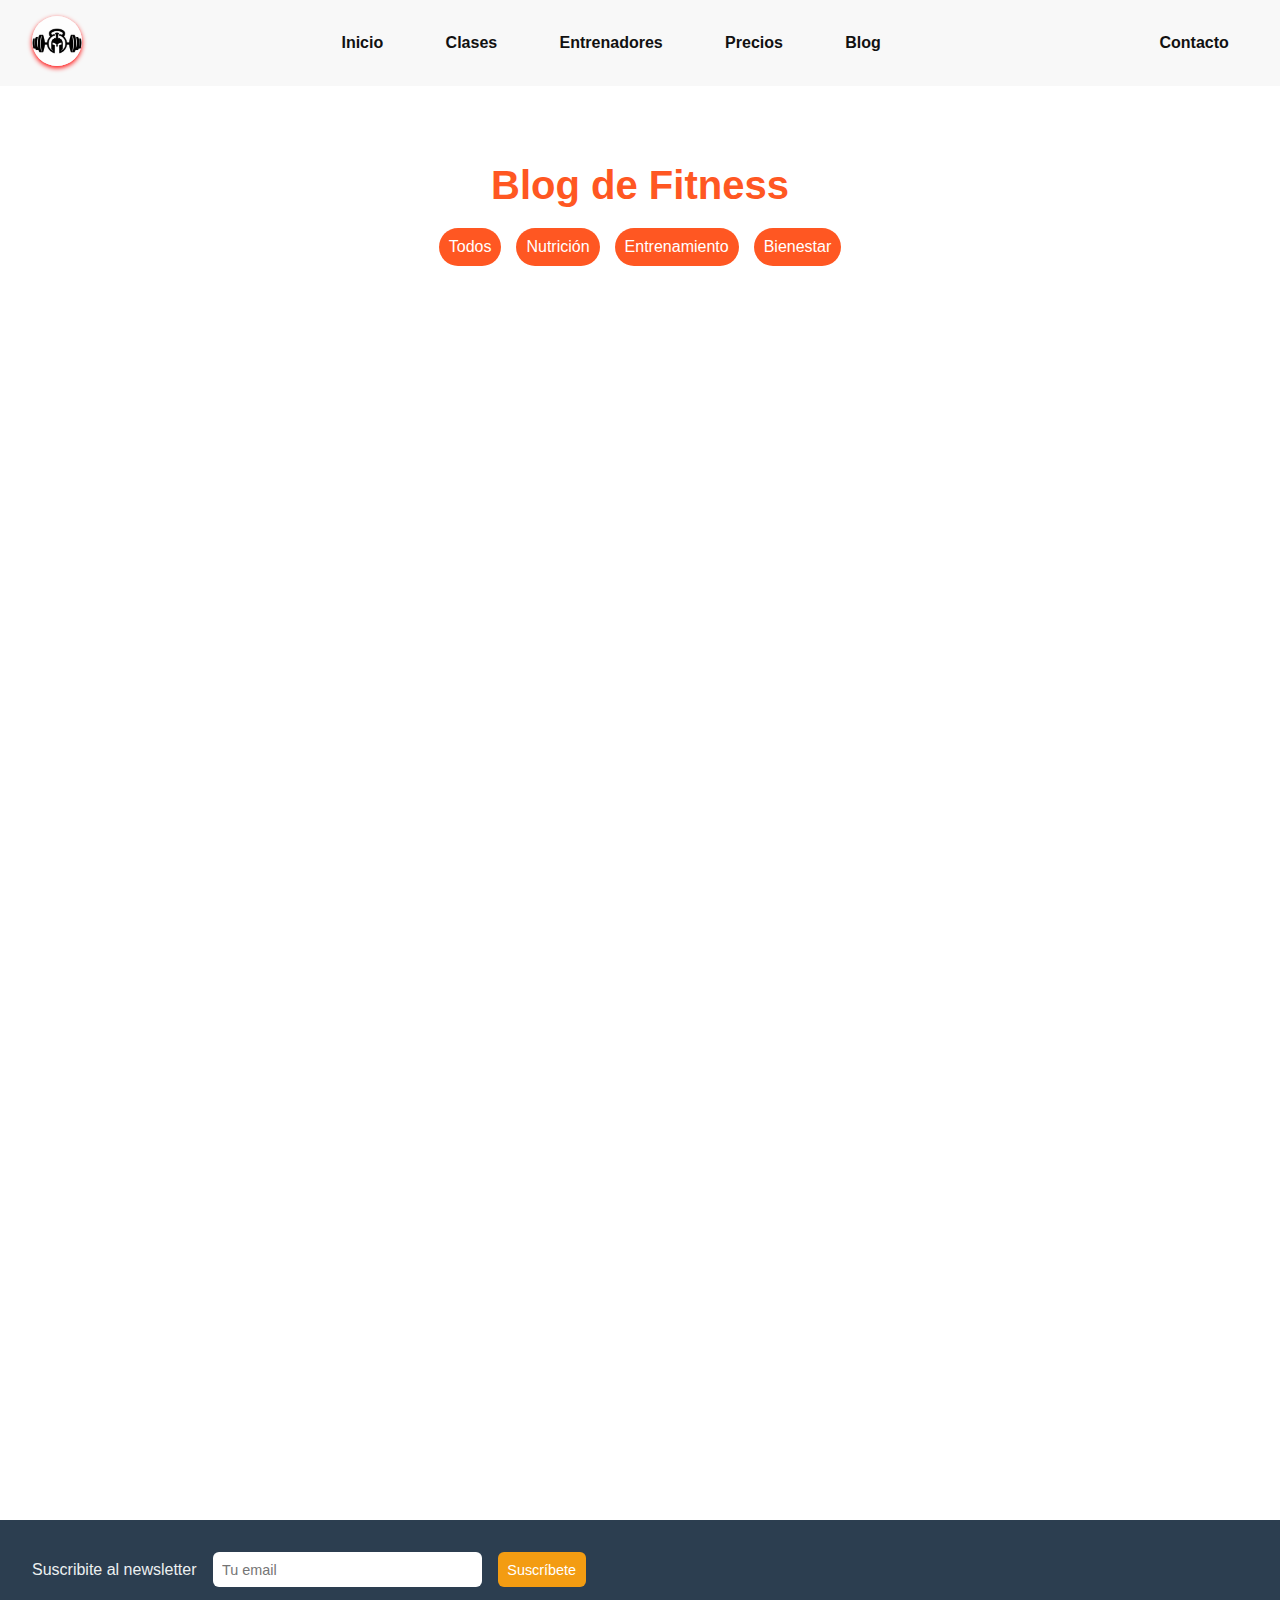
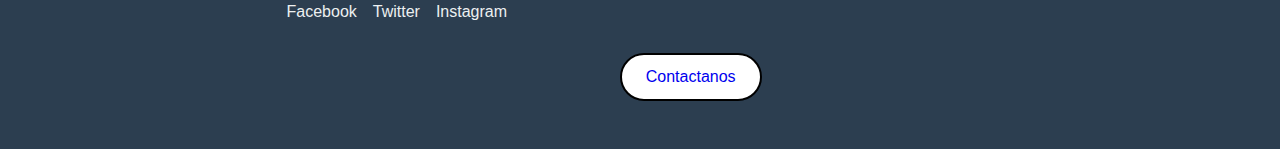
<file: Blog.html>
<!DOCTYPE html>
<html lang="es">
<head>
  <meta charset="UTF-8" />
  <meta name="viewport" content="width=device-width, initial-scale=1.0"/>
  <title>Blog de Fitness</title>
  <link rel="icon" href="assets/img/OIP.jpg" type="image/x-icon">
  <link rel="stylesheet" href="css/style.css" />
  <link rel="stylesheet" href="css/blog.css">
</head>
<body>
  <!-- HEADER -->
  <header>
    <nav class="nav-header">
      <div class="logo">
        <img src="assets/img/OIP.jpg" alt="Logo Gym Pulse">
      </div>

      <ul class="menu-centro">
        <li><a class="boton-menu" href="index.html">Inicio</a></li>
        <li><a class="boton-menu" href="clases.html">Clases</a></li>
        <li><a class="boton-menu" href="entrenadores.html">Entrenadores</a></li>
        <li><a class="boton-menu" href="precios.html">Precios</a></li>
        <li><a class="boton-menu" href="Blog.html">Blog</a></li>
      </ul>

      <div class="contacto">
        <a class="boton-menu" href="contacto.html">Contacto</a>
      </div>
    </nav>
  </header>

  <!-- BLOG SECTION -->
  <section class="blog">
    <h1>Blog de Fitness</h1>

    <!-- FILTERS -->
    <div class="filters">
      <div class="tags">
        <span class="tag" onclick="filterArticles('todos')">Todos</span>
        <span class="tag" onclick="filterArticles('nutricion')">Nutrición</span>
        <span class="tag" onclick="filterArticles('entrenamiento')">Entrenamiento</span>
        <span class="tag" onclick="filterArticles('bienestar')">Bienestar</span>
        
      </div>
    </div>

    <!-- ARTICLES -->
    <div class="articles">
      <article class="post nutricion">
        <img src="assets/img/resistencia.jpg" alt="Artículo 1">
        <div class="post-info">
          <h2>Cómo mejorar tu resistencia en el gimnasio</h2>
          <p>En este artículo te enseñamos cómo mejorar tu resistencia con algunos consejos prácticos...</p>
          <button class="btn leer-mas">Leer más</button>
        </div>
        <div class="comments">
          <div class="comment">
            <div class="avatar"></div>
            <p><strong>Juan Perez</strong> - Muy interesante el artículo, lo voy a intentar en mis próximas sesiones.</p>
          </div>
        </div>
      </article>

      <article class="post bienestar">
        <img src="assets/img/comida.jpg" alt="Artículo 2">
        <div class="post-info">
          <h2>Alimentos que debes evitar para un mejor rendimiento</h2>
          <p>En este post aprenderás cuáles son los alimentos que pueden sabotear tu entrenamiento...</p>
          <button class="btn leer-mas">Leer más</button>
        </div>
        <div class="comments">
          <div class="comment">
            <div class="avatar"></div>
            <p><strong>Ana Gómez</strong> - ¡Qué buen consejo! Lo pondré en práctica.</p>
          </div>
        </div>
      </article>

      <article class="post entrenamiento">
        <img src="assets/img/masaMuscular.jpg" alt="Artículo 3">
        <div class="post-info">
          <h2>Los mejores ejercicios para aumentar masa muscular</h2>
          <p>Te mostramos una rutina para ganar masa muscular rápidamente...</p>
          <button class="btn leer-mas">Leer más</button>
        </div>
        <div class="comments">
          <div class="comment">
            <div class="avatar"></div>
            <p><strong>Carlos Lopez</strong> - Excelente rutina, me ha servido mucho.</p>
          </div>
        </div>
      </article>

      <article class="post nutricion">
        <img src="assets/img/proteinasMejor.jpg" alt="Artículo 4">
        <div class="post-info">
          <h2>Suplementos que pueden mejorar tu rendimiento en el gimnasio</h2>
          <p>Descubre cuáles son los suplementos que realmente pueden ayudarte a mejorar tu rendimiento...</p>
          <button class="btn leer-mas">Leer más</button>
        </div>
        <div class="comments">
          <div class="comment">
            <div class="avatar"></div>
            <p><strong>Laura Gómez</strong> - Interesante, voy a investigar más sobre esos suplementos.</p>
          </div>
        </div>
      </article>

      <!-- More articles here -->
    </div>
  </section>

  <!-- FOOTER -->
  <footer>
    <div class="left">
      <form>
        <label>Suscribite al newsletter</label>
        <input type="email" required placeholder="Tu email">
        <button>Suscríbete </button>
      </form>
      <div class="social">
        <a href="https://www.facebook.com/Integral.Gym.Jujuy/">Facebook</a>
        <a href="#">Twitter</a>
        <a href="https://www.instagram.com/integral.gym.jujuy/">Instagram</a>
      </div>
      <div class="contacto">
        <a href="contacto.html">Contactanos</a>
      </div>
    </div>
    <div class="mapa">
      <iframe src="https://www.google.com/maps/embed?..."></iframe>
    </div>
  </footer>

  <!-- JS for Scroll Reveal and Filters -->
  <script>
    const posts = document.querySelectorAll('.post');

    window.addEventListener('scroll', () => {
      posts.forEach(post => {
        const postTop = post.getBoundingClientRect().top;
        const windowHeight = window.innerHeight;

        if (postTop < windowHeight - 100) {
          post.classList.add('reveal');
        }
      });
    });

    function filterArticles(category) {
      posts.forEach(post => {
        if (category === 'todos') {
          post.style.display = 'block';
        } else {
          if (post.classList.contains(category)) {
            post.style.display = 'block';
          } else {
            post.style.display = 'none';
          }
        }
      });
    }
  </script>
</body>
</html>
</file>
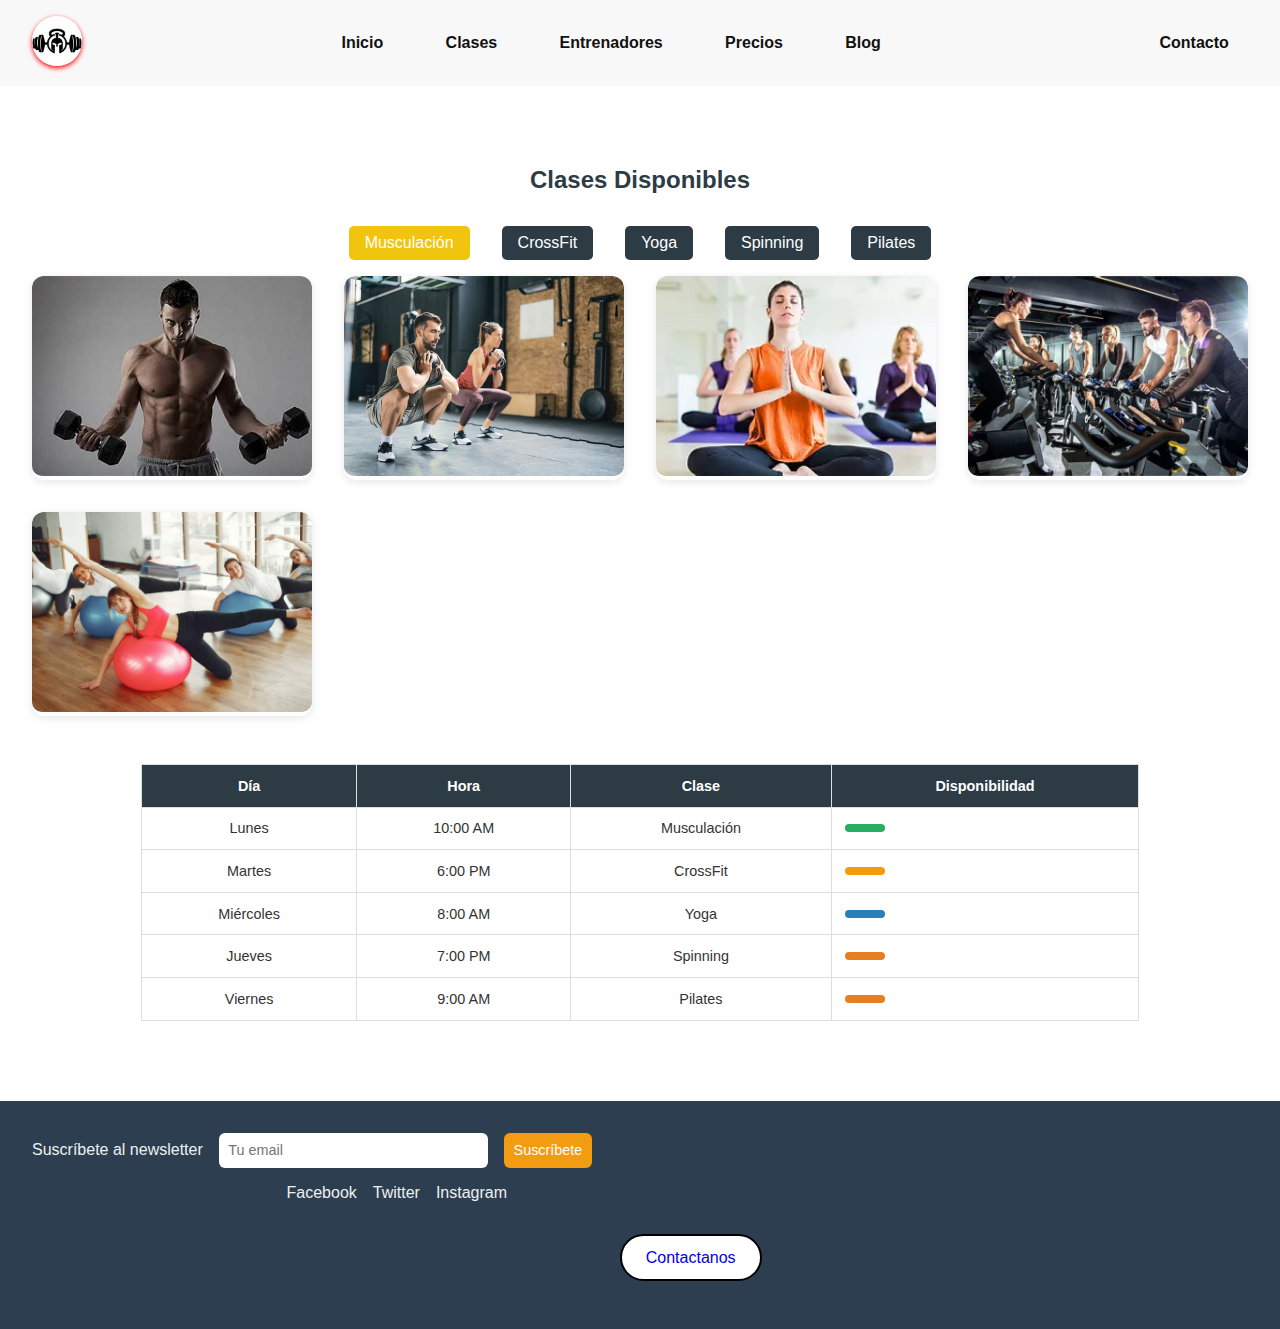
<file: clases.html>
<!DOCTYPE html>
<html lang="es">

<head>
  <meta charset="UTF-8" />
  <meta name="viewport" content="width=device-width, initial-scale=1.0" />
  <title>Clases - Gym Pulse</title>
  <link rel="icon" href="assets/img/OIP.jpg" type="image/x-icon">
  <link rel="stylesheet" href="css/style.css">
  <link rel="stylesheet" href="css/clases.css">
</head>

<body>
  <header>
    <nav class="nav-header">
      <div class="logo">
        <img src="assets/img/OIP.jpg" alt="Logo Gym Pulse">
      </div>

      <ul class="menu-centro">
        <li><a class="boton-menu" href="index.html">Inicio</a></li>
        <li><a class="boton-menu" href="clases.html">Clases</a></li>
        <li><a class="boton-menu" href="entrenadores.html">Entrenadores</a></li>
        <li><a class="boton-menu" href="precios.html">Precios</a></li>
        <li><a class="boton-menu" href="Blog.html">Blog</a></li>
      </ul>

      <div class="contacto">
        <a class="boton-menu" href="contacto.html">Contacto</a>
      </div>
    </nav>
  </header>

  <section class="clases">
    <h2>Clases Disponibles</h2>


    <div class="filtros">
      <input type="radio" id="musculacion" name="categoria" checked />
      <label for="musculacion">Musculación</label>

      <input type="radio" id="crossfit" name="categoria" />
      <label for="crossfit">CrossFit</label>

      <input type="radio" id="yoga" name="categoria" />
      <label for="yoga">Yoga</label>

      <input type="radio" id="spinning" name="categoria" />
      <label for="spinning">Spinning</label>

      <input type="radio" id="pilates" name="categoria" />
      <label for="pilates">Pilates</label>
    </div>

    <!-- Galería-->
    <div class="grid-clases">
      <div class="card">
        <img src="assets/img/musculacion.jpg" alt="Clase Musculación" />
        <div class="card-overlay">
          <h3>Clase Musculación</h3>
          <p class="descripcion">Aumenta tu fuerza y resistencia con rutinas personalizadas.</p>
        </div>
      </div>
      <div class="card">
        <img src="assets/img/Clase CrossFit.jpg" alt="Clase CrossFit" />
        <div class="card-overlay">
          <h3>Clase CrossFit</h3>
          <p class="descripcion">Entrenamiento intenso para mejorar tu resistencia y fuerza.</p>
        </div>
      </div>
      <div class="card">
        <img src="assets/img/yoga.png" alt="Clase Yoga" />
        <div class="card-overlay">
          <h3>Clase Yoga</h3>
          <p class="descripcion">Conecta cuerpo y mente mientras mejoras tu flexibilidad.</p>
        </div>
      </div>
      <div class="card">
        <img src="assets/img/Clase Spinning.png" alt="Clase Spinning" />
        <div class="card-overlay">
          <h3>Clase Spinning</h3>
          <p class="descripcion">Siente la adrenalina mientras pedaleas al ritmo de la música.</p>
        </div>
      </div>
      <div class="card">
        <img src="assets/img/pilates.jpg" alt="Clase Pilates" />
        <div class="card-overlay">
          <h3>Clase Pilates</h3>
          <p class="descripcion">Siente como tu cuerpo se vulve más flexible.</p>
        </div>
      </div>

    </div>

    <!-- Tabla de horarios -->
    <div class="tabla-horarios">
      <table>
        <thead>
          <tr>
            <th>Día</th>
            <th>Hora</th>
            <th>Clase</th>
            <th>Disponibilidad</th>
          </tr>
        </thead>
        <tbody>
          <tr>
            <td>Lunes</td>
            <td>10:00 AM</td>
            <td>Musculación</td>
            <td>
              <div class="grafico disponibilidad-80"></div>
            </td>
          </tr>
          <tr>
            <td>Martes</td>
            <td>6:00 PM</td>
            <td>CrossFit</td>
            <td>
              <div class="grafico disponibilidad-50"></div>
            </td>
          </tr>
          <tr>
            <td>Miércoles</td>
            <td>8:00 AM</td>
            <td>Yoga</td>
            <td>
              <div class="grafico disponibilidad-70"></div>
            </td>
          </tr>
          <tr>
            <td>Jueves</td>
            <td>7:00 PM</td>
            <td>Spinning</td>
            <td>
              <div class="grafico disponibilidad-60"></div>
            </td>
          </tr>
          <tr>
            <td>Viernes</td>
            <td>9:00 AM</td>
            <td>Pilates</td>
            <td>
              <div class="grafico disponibilidad-60"></div>
            </td>
          </tr>
          <!-- Agrega más filas de horarios según sea necesario -->
        </tbody>
      </table>
    </div>
  </section>

  <footer>
    <div class="left">
      <form>
        <label>Suscríbete al newsletter</label>
        <input type="email" required placeholder="Tu email">
        <button>Suscríbete</button>
      </form>
      <div class="social">
        <a href="https://www.facebook.com/Integral.Gym.Jujuy/">Facebook</a>
        <a href="#">Twitter</a>
        <a href="https://www.instagram.com/integral.gym.jujuy/">Instagram</a>
      </div>
      <div class="contacto">
        <a href="contacto.html">Contactanos</a>
      </div>
    </div>
    <div class="mapa">
      <iframe src="https://www.google.com/maps/embed?..."></iframe>
    </div>
  </footer>
</body>

</html>
</file>
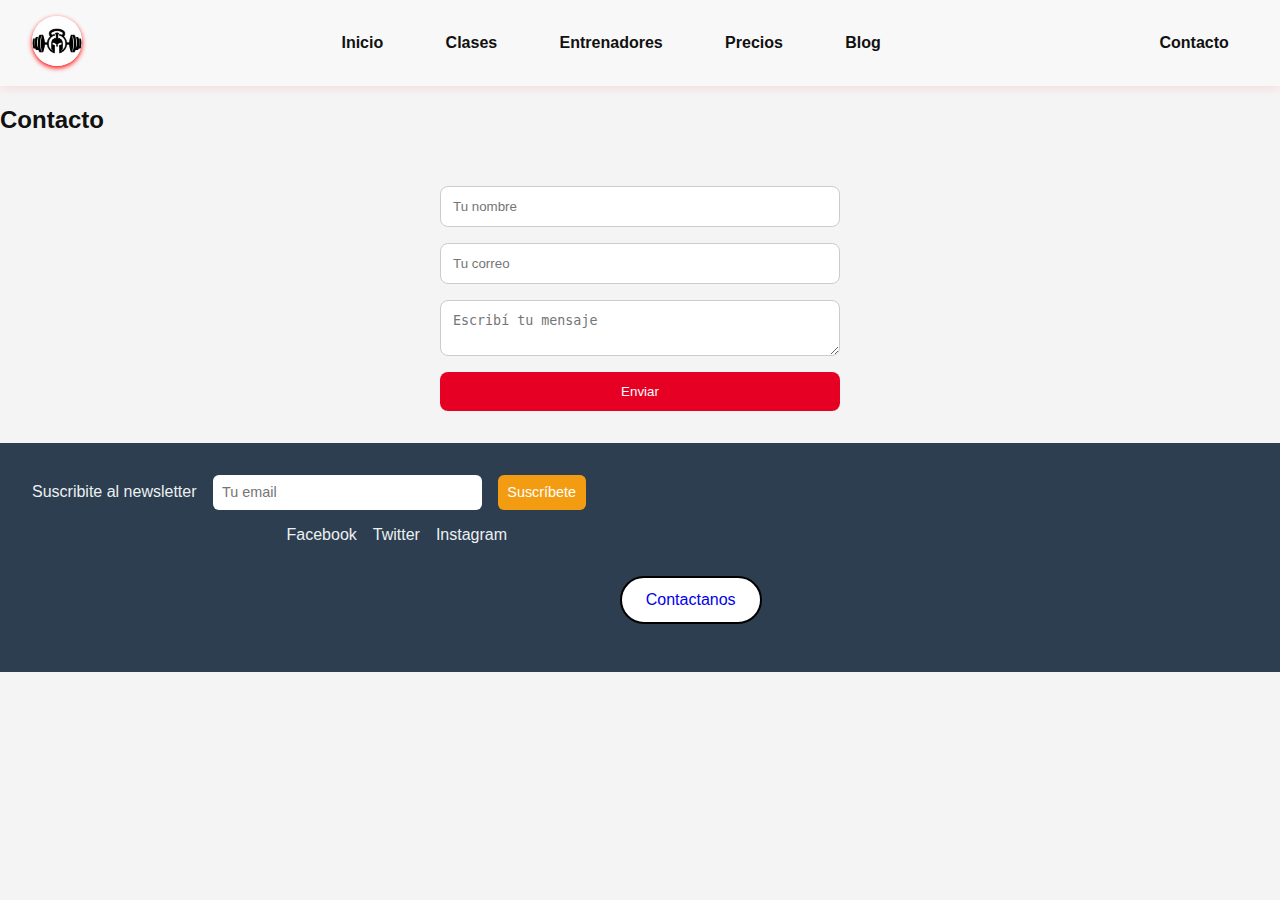
<file: contacto.html>
<!DOCTYPE html>
<html lang="es">

<head>
  <meta charset="UTF-8" />
  <meta name="viewport" content="width=device-width, initial-scale=1.0" />
  <title>Contacto - Gym Pulse</title>
  <link rel="icon" href="assets/img/OIP.jpg" type="image/x-icon">
  <link rel="stylesheet" href="css/style.css">
  <link rel="stylesheet" href="css/contacto.css">
</head>

<body>
  <header>
    <nav class="nav-header">
      <div class="logo">
        <img src="assets/img/OIP.jpg" alt="Logo Gym Pulse">
      </div>

      <ul class="menu-centro">
        <li><a class="boton-menu" href="index.html">Inicio</a></li>
        <li><a class="boton-menu" href="clases.html">Clases</a></li>
        <li><a class="boton-menu" href="entrenadores.html">Entrenadores</a></li>
        <li><a class="boton-menu" href="precios.html">Precios</a></li>
        <li><a class="boton-menu" href="Blog.html">Blog</a></li>
      </ul>

      <div class="contacto">
        <a class="boton-menu" href="contacto.html">Contacto</a>
      </div>
    </nav>
  </header>

  <section class="contacto">
    <h2>Contacto</h2>
    <form class="form-contacto">
      <input type="text" placeholder="Tu nombre" required>
      <input type="email" placeholder="Tu correo" required>
      <textarea placeholder="Escribí tu mensaje" required></textarea>
      <button>Enviar</button>
    </form>

  </section>
  <footer>
    <div class="left">
      <form>
        <label>Suscribite al newsletter</label>
        <input type="email" required placeholder="Tu email">
        <button>Suscríbete </button>
      </form>
      <div class="social">

        <!-- Puedes agregar enlaces a redes sociales aquí -->
        <a href="https://www.facebook.com/Integral.Gym.Jujuy/">Facebook</a>
        <a href="#">Twitter</a>
        <a href="https://www.instagram.com/integral.gym.jujuy/">Instagram</a>
      </div>
      <div class="contacto">
        <a href="contacto.html">Contactanos</a>
      </div>
    </div>
    <div class="mapa">
      <iframe src="https://www.google.com/maps/embed?..."></iframe>
    </div>
  </footer>

</body>

</html>
</file>
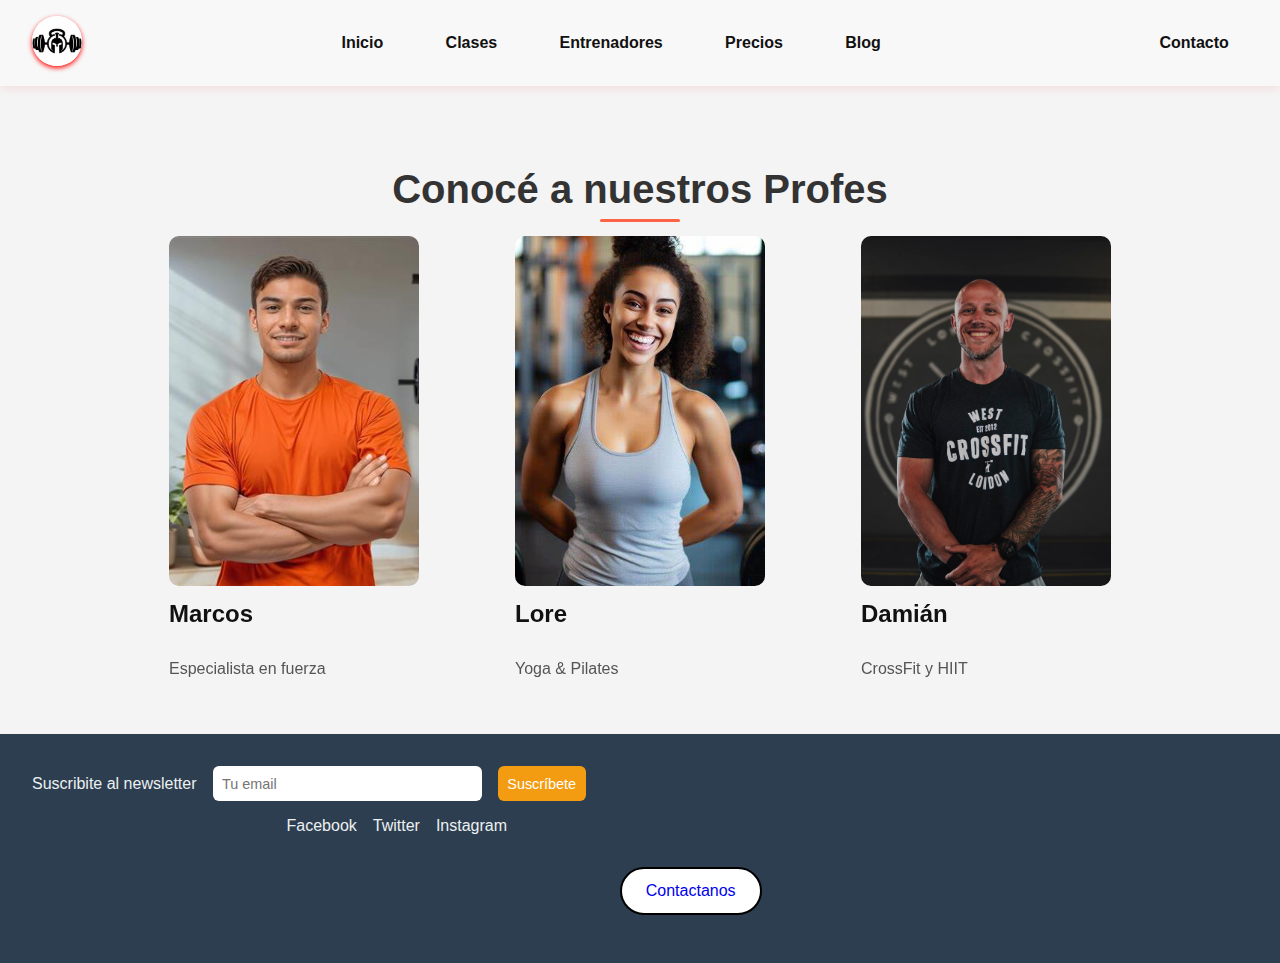
<file: entrenadores.html>
<!DOCTYPE html>
<html lang="es">

<head>
  <meta charset="UTF-8" />
  <meta name="viewport" content="width=device-width, initial-scale=1.0" />
  <title>Entrenadores - Gym Pulse</title>
  <link rel="icon" href="assets/img/OIP.jpg" type="image/x-icon">
  <link rel="stylesheet" href="css/style.css">
  <link rel="stylesheet" href="css/entrenadores.css">
</head>

<body>
  <header>
    <nav class="nav-header">
      <div class="logo">
        <img src="assets/img/OIP.jpg" alt="Logo Gym Pulse">
      </div>

      <ul class="menu-centro">
        <li><a class="boton-menu" href="index.html">Inicio</a></li>
        <li><a class="boton-menu" href="clases.html">Clases</a></li>
        <li><a class="boton-menu" href="entrenadores.html">Entrenadores</a></li>
        <li><a class="boton-menu" href="precios.html">Precios</a></li>
        <li><a class="boton-menu" href="Blog.html">Blog</a></li>
      </ul>

      <div class="contacto">
        <a class="boton-menu" href="contacto.html">Contacto</a>
      </div>
    </nav>
  </header>

  <section class="entrenadores">
    <h2>Conocé a nuestros Profes</h2>
    <div class="entrenadores-container">
      <div class="entrenador">
        <div class="card">
          <div class="card-front">
            <img src="assets/img/profeMuscular.jpg" alt="Marcos">
            <h4>Marcos</h4>
            <p>Especialista en fuerza</p>
          </div>
          <div class="card-back">
            <h4>Marcos</h4>
            <p>Fuerza 90% | Flexibilidad 75%</p>
            <div class="rating">
              <span class="star">&#9733;</span>
              <span class="star">&#9733;</span>
              <span class="star">&#9733;</span>
              <span class="star">&#9733;</span>
              <span class="star">&#9734;</span>
            </div>
          </div>
        </div>
      </div>

      <div class="entrenador">
        <div class="card">
          <div class="card-front">
            <img src="assets/img/profeFexible.jpg" alt="Lore">
            <h4>Lore</h4>
            <p>Yoga & Pilates</p>
          </div>
          <div class="card-back">
            <h4>Lore</h4>
            <p>Fuerza 70% | Flexibilidad 90%</p>
            <div class="rating">
              <span class="star">&#9733;</span>
              <span class="star">&#9733;</span>
              <span class="star">&#9733;</span>
              <span class="star">&#9733;</span>
              <span class="star">&#9734;</span>
            </div>
          </div>
        </div>
      </div>

      <div class="entrenador">
        <div class="card">
          <div class="card-front">
            <img src="assets/img/Entrenadorcrosfitjpg.jpg" alt="Damián">
            <h4>Damián</h4>
            <p>CrossFit y HIIT</p>
          </div>
          <div class="card-back">
            <h4>Damián</h4>
            <p>Fuerza 85% | Flexibilidad 60%</p>
            <div class="rating">
              <span class="star">&#9733;</span>
              <span class="star">&#9733;</span>
              <span class="star">&#9733;</span>
              <span class="star">&#9734;</span>
              <span class="star">&#9734;</span>
            </div>
          </div>
        </div>
      </div>
    </div>
  </section>

  <footer>
    <div class="left">
      <form>
        <label>Suscribite al newsletter</label>
        <input type="email" required placeholder="Tu email">
        <button>Suscríbete </button>
      </form>
      <div class="social">
        <a href="https://www.facebook.com/Integral.Gym.Jujuy/">Facebook</a>
        <a href="#">Twitter</a>
        <a href="https://www.instagram.com/integral.gym.jujuy/">Instagram</a>
      </div>
      <div class="contacto">
        <a href="contacto.html">Contactanos</a>
      </div>
    </div>
    <div class="mapa">
      <iframe src="https://www.google.com/maps/embed?..."></iframe>
    </div>
  </footer>
</body>

</html>
</file>
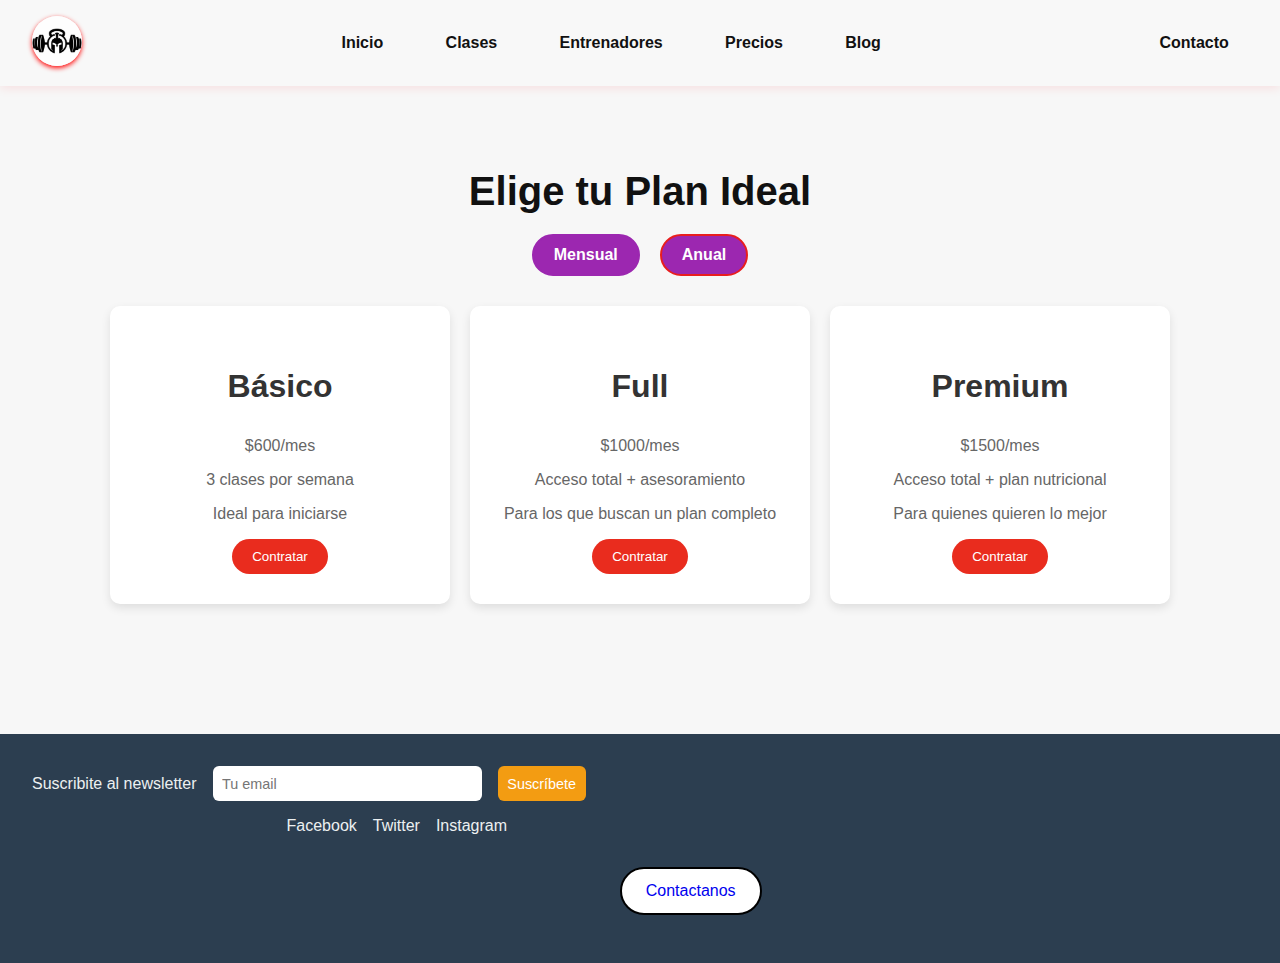
<file: precios.html>
<!DOCTYPE html>
<html lang="es">
<head>
  <meta charset="UTF-8" />
  <meta name="viewport" content="width=device-width, initial-scale=1.0"/>
  <title>Precios - Gym Pulse</title>
  <link rel="icon" href="assets/img/OIP.jpg" type="image/x-icon">
  <link rel="stylesheet" href="css/style.css">
  <link rel="stylesheet" href="css/precios.css">
</head>
<body>
  <header>
    <nav class="nav-header">
      <div class="logo">
        <img src="assets/img/OIP.jpg" alt="Logo Gym Pulse">
      </div>

      <ul class="menu-centro">
        <li><a class="boton-menu" href="index.html">Inicio</a></li>
        <li><a class="boton-menu" href="clases.html">Clases</a></li>
        <li><a class="boton-menu" href="entrenadores.html">Entrenadores</a></li>
        <li><a class="boton-menu" href="precios.html">Precios</a></li>
        <li><a class="boton-menu" href="Blog.html">Blog</a></li>
      </ul>

      <div class="contacto">
        <a class="boton-menu" href="contacto.html">Contacto</a>
      </div>
    </nav>
  </header>

  <section class="precios">
    <h2>Elige tu Plan Ideal</h2>

    <div class="toggle">
      <div class="button-group">
        <input type="radio" id="mensual" name="plan" class="toggle-switch" checked>
        <label for="mensual" class="toggle-button mensual">Mensual</label>
        
        <input type="radio" id="anual" name="plan" class="toggle-switch">
        <label for="anual" class="toggle-button anual">Anual</label>
      </div>
    </div>

    <div class="plan-cards">
      <div class="plan-card">
        <h3>Básico</h3>
        <p class="price" id="basic-price">$600/mes</p>
        <p>3 clases por semana</p>
        <p>Ideal para iniciarse</p>
        <button class="btn contratar">Contratar</button>
      </div>

      <div class="plan-card">
        <h3>Full</h3>
        <p class="price" id="full-price">$1000/mes</p>
        <p>Acceso total + asesoramiento</p>
        <p>Para los que buscan un plan completo</p>
        <button class="btn contratar">Contratar</button>
      </div>

      <div class="plan-card">
        <h3>Premium</h3>
        <p class="price" id="premium-price">$1500/mes</p>
        <p>Acceso total + plan nutricional</p>
        <p>Para quienes quieren lo mejor</p>
        <button class="btn contratar">Contratar</button>
      </div>
    </div>
  </section>

  <footer>
    <div class="left">
        <form>
            <label>Suscribite al newsletter</label>
            <input type="email" required placeholder="Tu email">
            <button>Suscríbete </button>
        </form>
        <div class="social">
            <a href="https://www.facebook.com/Integral.Gym.Jujuy/">Facebook</a>
            <a href="#">Twitter</a>
            <a href="https://www.instagram.com/integral.gym.jujuy/">Instagram</a>
        </div>
        <div class="contacto">
            <a href="contacto.html">Contactanos</a>
        </div>
    </div>
    <div class="mapa">
        <iframe src="https://www.google.com/maps/embed?..."></iframe>
    </div>
  </footer>

  <script>
    const mensualButton = document.getElementById('mensual');
    const anualButton = document.getElementById('anual');

    mensualButton.addEventListener('change', () => {
      if (mensualButton.checked) {
        document.getElementById('basic-price').textContent = '$600/mes';
        document.getElementById('full-price').textContent = '$1000/mes';
        document.getElementById('premium-price').textContent = '$1500/mes';
      }
    });

    anualButton.addEventListener('change', () => {
      if (anualButton.checked) {
        document.getElementById('basic-price').textContent = '$6000/año';
        document.getElementById('full-price').textContent = '$10000/año';
        document.getElementById('premium-price').textContent = '$15000/año';
      }
    });
  </script>
</body>
</html>
</file>
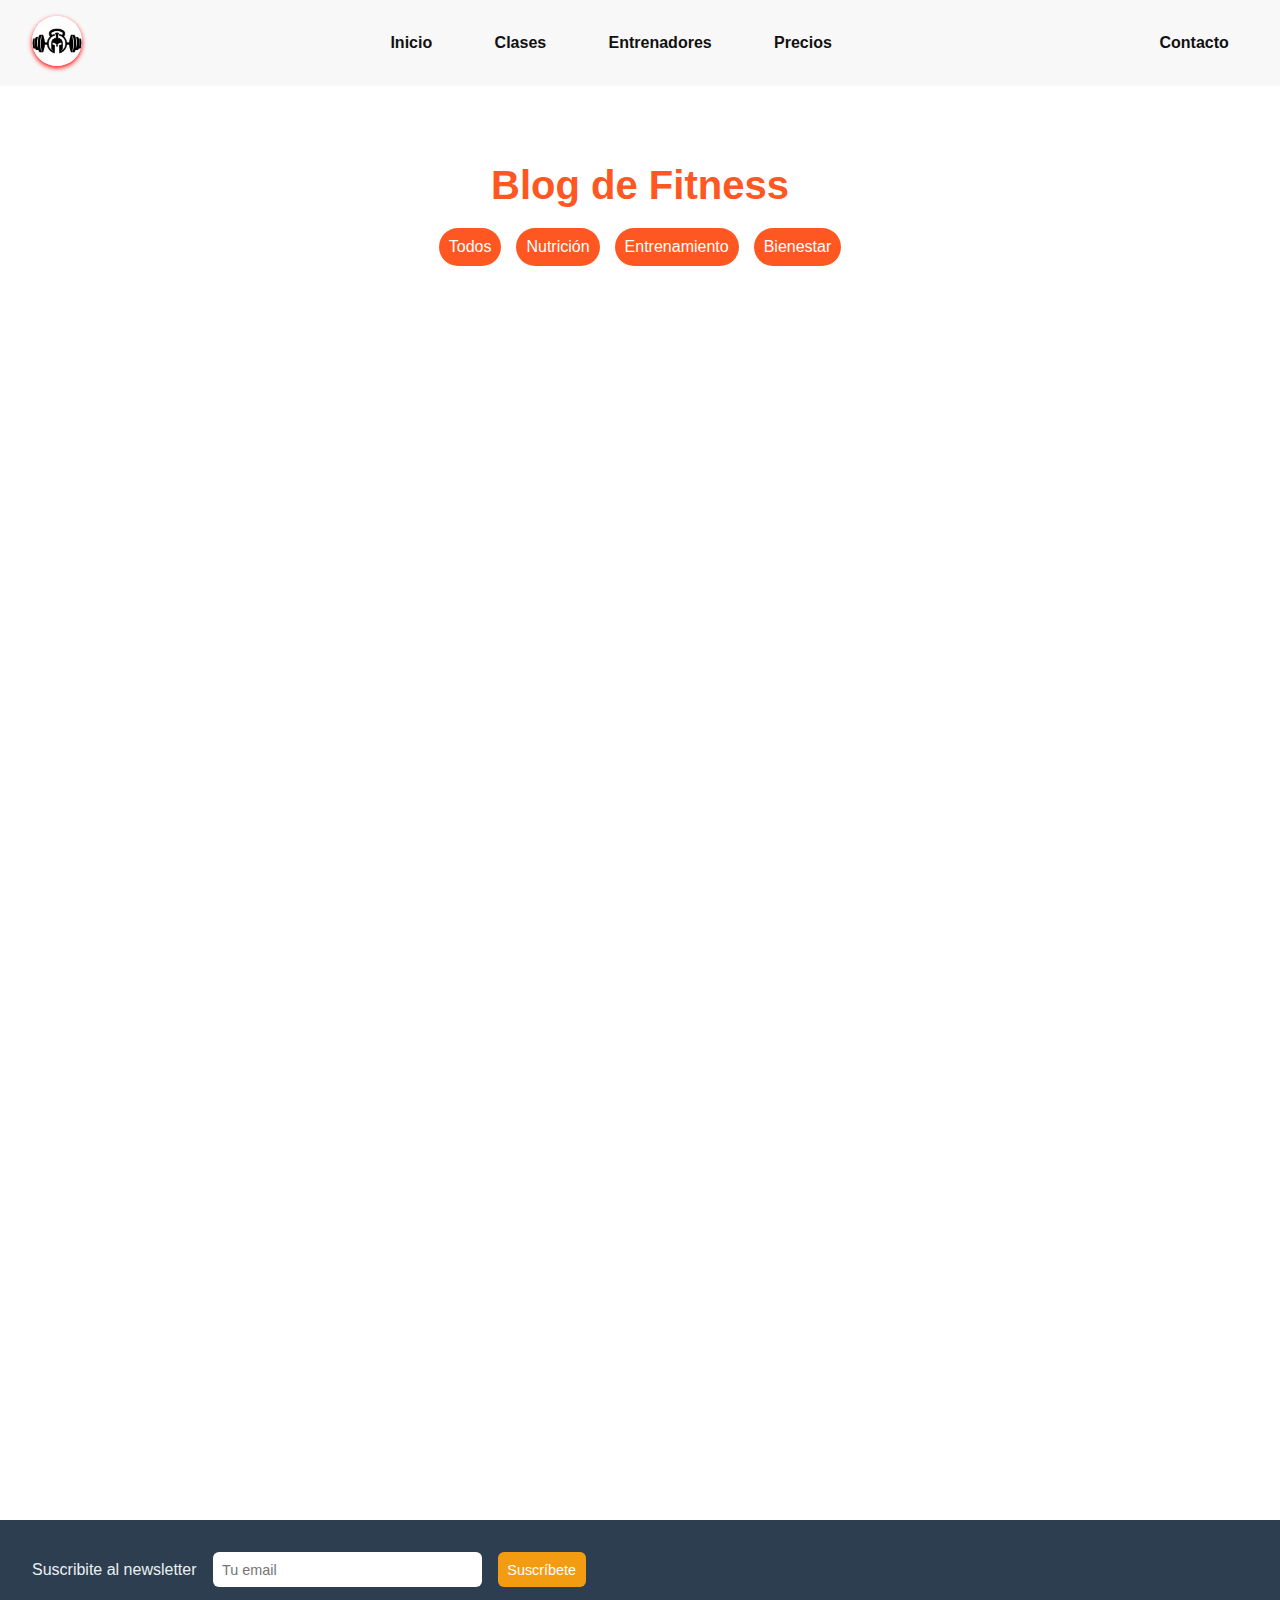
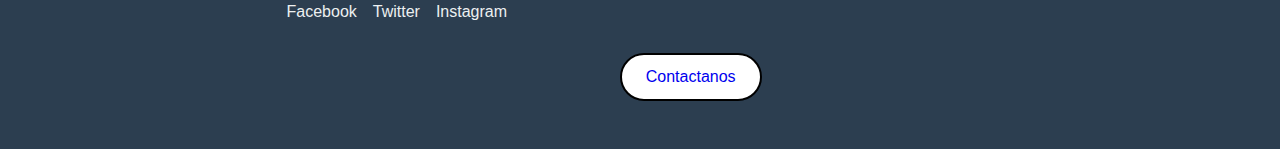
<file: html/Blog.html>
<!DOCTYPE html>
<html lang="es">
<head>
  <meta charset="UTF-8" />
  <meta name="viewport" content="width=device-width, initial-scale=1.0"/>
  <title>Blog de Fitness</title>
  <link rel="icon" href="/assets/img/OIP.jpg" type="image/x-icon">
  <link rel="stylesheet" href="/css/style.css" />
  <link rel="stylesheet" href="/css/blog.css">
</head>
<body>
  <!-- HEADER -->
  <header>
    <nav class="nav-header">
      <div class="logo">
        <img src="/assets/img/OIP.jpg" alt="Logo Gym Pulse">
      </div>
      <ul class="menu-centro">
        <li><a class="boton-menu" href="/html/index.html">Inicio</a></li>
        <li><a class="boton-menu" href="/html/clases.html">Clases</a></li>
        <li><a class="boton-menu" href="/html/entrenadores.html">Entrenadores</a></li>
        <li><a class="boton-menu" href="/html/precios.html">Precios</a></li>
      </ul>
      <div class="contacto">
        <a class="boton-menu" href="/html/contacto.html">Contacto</a>
      </div>
    </nav>
  </header>

  <!-- BLOG SECTION -->
  <section class="blog">
    <h1>Blog de Fitness</h1>

    <!-- FILTERS -->
    <div class="filters">
      <div class="tags">
        <span class="tag" onclick="filterArticles('todos')">Todos</span>
        <span class="tag" onclick="filterArticles('nutricion')">Nutrición</span>
        <span class="tag" onclick="filterArticles('entrenamiento')">Entrenamiento</span>
        <span class="tag" onclick="filterArticles('bienestar')">Bienestar</span>
        
      </div>
    </div>

    <!-- ARTICLES -->
    <div class="articles">
      <article class="post nutricion">
        <img src="/assets/img/resistencia.jpg" alt="Artículo 1">
        <div class="post-info">
          <h2>Cómo mejorar tu resistencia en el gimnasio</h2>
          <p>En este artículo te enseñamos cómo mejorar tu resistencia con algunos consejos prácticos...</p>
          <button class="btn leer-mas">Leer más</button>
        </div>
        <div class="comments">
          <div class="comment">
            <div class="avatar"></div>
            <p><strong>Juan Perez</strong> - Muy interesante el artículo, lo voy a intentar en mis próximas sesiones.</p>
          </div>
        </div>
      </article>

      <article class="post bienestar">
        <img src="/assets/img/comida.jpg" alt="Artículo 2">
        <div class="post-info">
          <h2>Alimentos que debes evitar para un mejor rendimiento</h2>
          <p>En este post aprenderás cuáles son los alimentos que pueden sabotear tu entrenamiento...</p>
          <button class="btn leer-mas">Leer más</button>
        </div>
        <div class="comments">
          <div class="comment">
            <div class="avatar"></div>
            <p><strong>Ana Gómez</strong> - ¡Qué buen consejo! Lo pondré en práctica.</p>
          </div>
        </div>
      </article>

      <article class="post entrenamiento">
        <img src="/assets/img/masaMuscular.jpg" alt="Artículo 3">
        <div class="post-info">
          <h2>Los mejores ejercicios para aumentar masa muscular</h2>
          <p>Te mostramos una rutina para ganar masa muscular rápidamente...</p>
          <button class="btn leer-mas">Leer más</button>
        </div>
        <div class="comments">
          <div class="comment">
            <div class="avatar"></div>
            <p><strong>Carlos Lopez</strong> - Excelente rutina, me ha servido mucho.</p>
          </div>
        </div>
      </article>

      <article class="post nutricion">
        <img src="/assets/img/proteinasMejor.jpg" alt="Artículo 4">
        <div class="post-info">
          <h2>Suplementos que pueden mejorar tu rendimiento en el gimnasio</h2>
          <p>Descubre cuáles son los suplementos que realmente pueden ayudarte a mejorar tu rendimiento...</p>
          <button class="btn leer-mas">Leer más</button>
        </div>
        <div class="comments">
          <div class="comment">
            <div class="avatar"></div>
            <p><strong>Laura Gómez</strong> - Interesante, voy a investigar más sobre esos suplementos.</p>
          </div>
        </div>
      </article>

      <!-- More articles here -->
    </div>
  </section>

  <!-- FOOTER -->
  <footer>
    <div class="left">
      <form>
        <label>Suscribite al newsletter</label>
        <input type="email" required placeholder="Tu email">
        <button>Suscríbete </button>
      </form>
      <div class="social">
        <a href="https://www.facebook.com/Integral.Gym.Jujuy/">Facebook</a>
        <a href="#">Twitter</a>
        <a href="https://www.instagram.com/integral.gym.jujuy/">Instagram</a>
      </div>
      <div class="contacto">
        <a href="/html/contacto.html">Contactanos</a>
      </div>
    </div>
    <div class="mapa">
      <iframe src="https://www.google.com/maps/embed?..."></iframe>
    </div>
  </footer>

  <!-- JS for Scroll Reveal and Filters -->
  <script>
    const posts = document.querySelectorAll('.post');

    window.addEventListener('scroll', () => {
      posts.forEach(post => {
        const postTop = post.getBoundingClientRect().top;
        const windowHeight = window.innerHeight;

        if (postTop < windowHeight - 100) {
          post.classList.add('reveal');
        }
      });
    });

    function filterArticles(category) {
      posts.forEach(post => {
        if (category === 'todos') {
          post.style.display = 'block';
        } else {
          if (post.classList.contains(category)) {
            post.style.display = 'block';
          } else {
            post.style.display = 'none';
          }
        }
      });
    }
  </script>
</body>
</html>
</file>
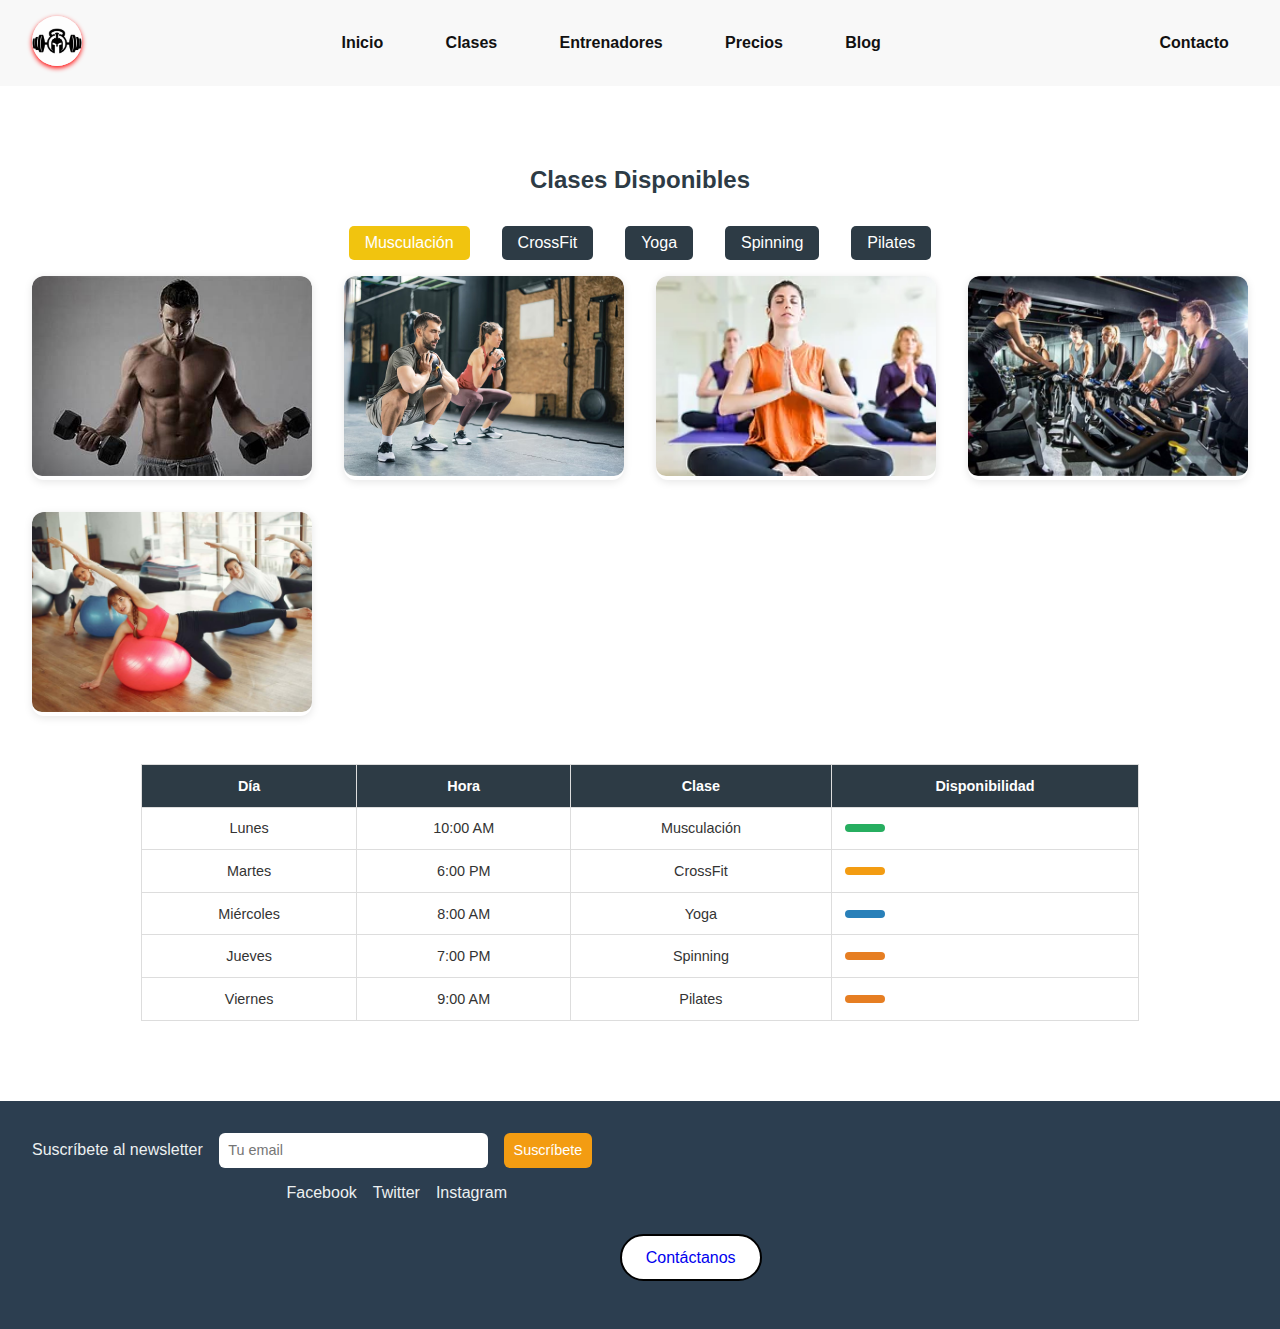
<file: html/clases.html>
<!DOCTYPE html>
<html lang="es">

<head>
  <meta charset="UTF-8" />
  <meta name="viewport" content="width=device-width, initial-scale=1.0" />
  <title>Clases - Gym Pulse</title>
  <link rel="icon" href="/assets/img/OIP.jpg" type="image/x-icon">
  <link rel="stylesheet" href="/css/style.css">
  <link rel="stylesheet" href="/css/clases.css">
</head>

<body>
  <header>
    <nav class="nav-header">
      <div class="logo">
        <img src="/assets/img/OIP.jpg" alt="Logo Gym Pulse">
      </div>

      <ul class="menu-centro">
        <li><a class="boton-menu" href="/html/index.html">Inicio</a></li>
        <li><a class="boton-menu" href="/html/clases.html">Clases</a></li>
        <li><a class="boton-menu" href="/html/entrenadores.html">Entrenadores</a></li>
        <li><a class="boton-menu" href="/html/precios.html">Precios</a></li>
        <li><a class="boton-menu" href="/html/Blog.html">Blog</a></li>
      </ul>

      <div class="contacto">
        <a class="boton-menu" href="/html/contacto.html">Contacto</a>
      </div>
    </nav>
  </header>

  <section class="clases">
    <h2>Clases Disponibles</h2>
    
    <!-- Filtros de categorías -->
    <div class="filtros">
      <input type="radio" id="musculacion" name="categoria" checked />
      <label for="musculacion">Musculación</label>
      
      <input type="radio" id="crossfit" name="categoria" />
      <label for="crossfit">CrossFit</label>
      
      <input type="radio" id="yoga" name="categoria" />
      <label for="yoga">Yoga</label>
      
      <input type="radio" id="spinning" name="categoria" />
      <label for="spinning">Spinning</label>

      <input type="radio" id="pilates" name="categoria" />
      <label for="pilates">Pilates</label>
    </div>

    <!-- Galería de clases (masonry) -->
    <div class="grid-clases">
      <div class="card">
        <img src="/assets/img/musculacion.jpg" alt="Clase Musculación" />
        <div class="card-overlay">
          <h3>Clase Musculación</h3>
          <p class="descripcion">Aumenta tu fuerza y resistencia con rutinas personalizadas.</p>
        </div>
      </div>
      <div class="card">
        <img src="/assets/img/Clase CrossFit.jpg" alt="Clase CrossFit" />
        <div class="card-overlay">
          <h3>Clase CrossFit</h3>
          <p class="descripcion">Entrenamiento intenso para mejorar tu resistencia y fuerza.</p>
        </div>
      </div>
      <div class="card">
        <img src="/assets/img/yoga.png" alt="Clase Yoga" />
        <div class="card-overlay">
          <h3>Clase Yoga</h3>
          <p class="descripcion">Conecta cuerpo y mente mientras mejoras tu flexibilidad.</p>
        </div>
      </div>
      <div class="card">
        <img src="/assets/img/Clase Spinning.png" alt="Clase Spinning" />
        <div class="card-overlay">
          <h3>Clase Spinning</h3>
          <p class="descripcion">Siente la adrenalina mientras pedaleas al ritmo de la música.</p>
        </div>
      </div>
      <div class="card">
        <img src="/assets/img/pilates.jpg" alt="Clase Pilates" />
        <div class="card-overlay">
          <h3>Clase Pilates</h3>
          <p class="descripcion">Siente como tu cuerpo se vulve más flexible.</p>
        </div>
      </div>
      <!-- Agrega más tarjetas de clases según sea necesario -->
    </div>

    <!-- Tabla de horarios -->
    <div class="tabla-horarios">
      <table>
        <thead>
          <tr>
            <th>Día</th>
            <th>Hora</th>
            <th>Clase</th>
            <th>Disponibilidad</th>
          </tr>
        </thead>
        <tbody>
          <tr>
            <td>Lunes</td>
            <td>10:00 AM</td>
            <td>Musculación</td>
            <td><div class="grafico disponibilidad-80"></div></td>
          </tr>
          <tr>
            <td>Martes</td>
            <td>6:00 PM</td>
            <td>CrossFit</td>
            <td><div class="grafico disponibilidad-50"></div></td>
          </tr>
          <tr>
            <td>Miércoles</td>
            <td>8:00 AM</td>
            <td>Yoga</td>
            <td><div class="grafico disponibilidad-70"></div></td>
          </tr>
          <tr>
            <td>Jueves</td>
            <td>7:00 PM</td>
            <td>Spinning</td>
            <td><div class="grafico disponibilidad-60"></div></td>
          </tr>
          <tr>
            <td>Viernes</td>
            <td>9:00 AM</td>
            <td>Pilates</td>
            <td><div class="grafico disponibilidad-60"></div></td>
          </tr>
          <!-- Agrega más filas de horarios según sea necesario -->
        </tbody>
      </table>
    </div>
  </section>

  <footer>
    <div class="left">
      <form>
        <label>Suscríbete al newsletter</label>
        <input type="email" required placeholder="Tu email">
        <button>Suscríbete</button>
      </form>
      <div class="social">
        <a href="https://www.facebook.com/Integral.Gym.Jujuy/">Facebook</a>
        <a href="#">Twitter</a>
        <a href="https://www.instagram.com/integral.gym.jujuy/">Instagram</a>
      </div>
      <div class="contacto">
        <a href="/html/contacto.html">Contáctanos</a>
      </div>
    </div>
    <div class="mapa">
      <iframe src="https://www.google.com/maps/embed?..."></iframe>
    </div>
  </footer>
</body>

</html>
</file>
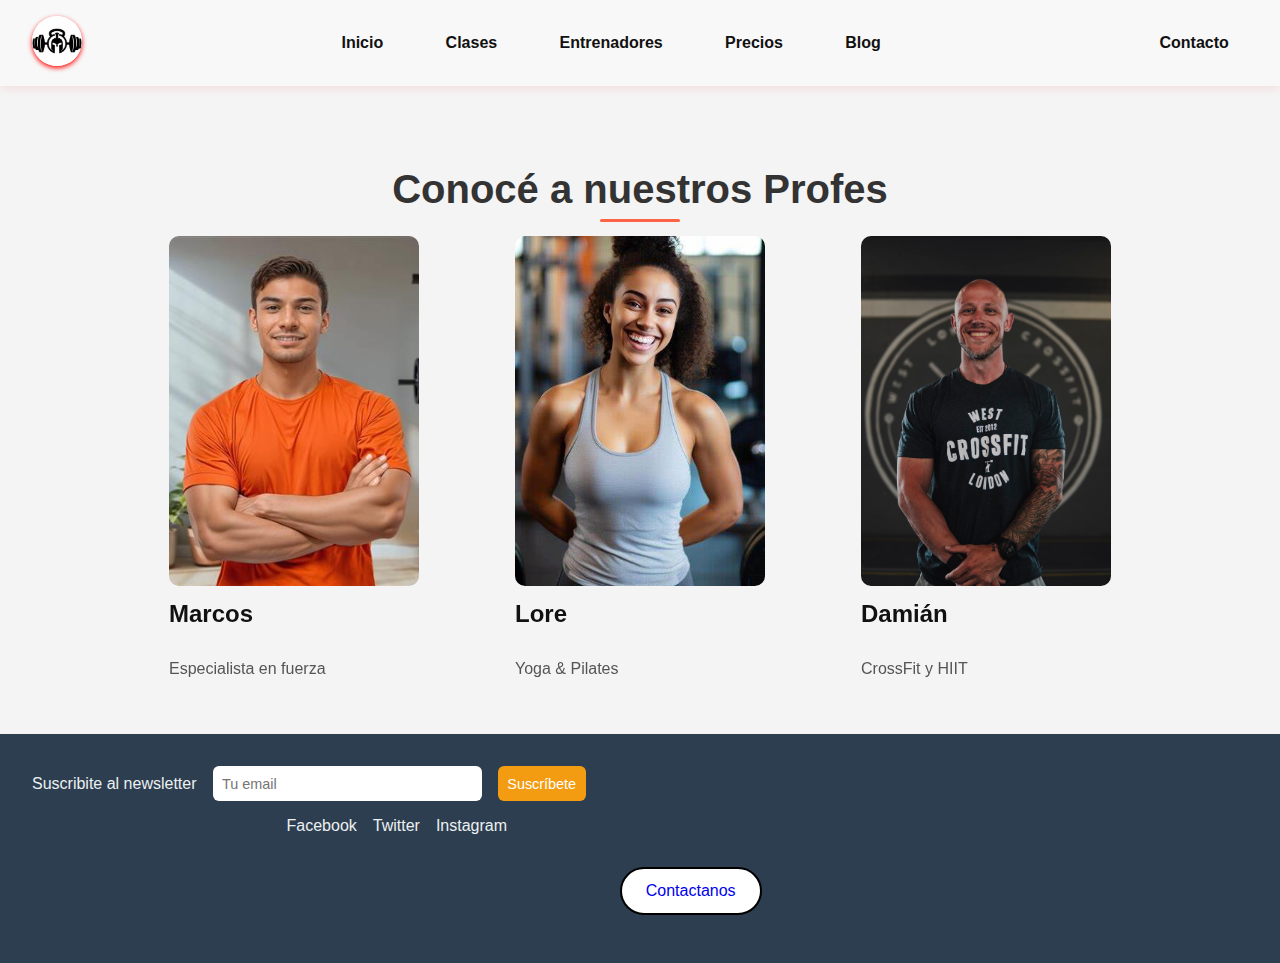
<file: html/entrenadores.html>
<!DOCTYPE html>
<html lang="es">
<head>
  <meta charset="UTF-8" />
  <meta name="viewport" content="width=device-width, initial-scale=1.0"/>
  <title>Entrenadores - Gym Pulse</title>
  <link rel="icon" href="/assets/img/OIP.jpg" type="image/x-icon">
  <link rel="stylesheet" href="/css/style.css">
  <link rel="stylesheet" href="/css/entrenadores.css">
</head>
<body>
  <header>
    <nav class="nav-header">
      <div class="logo">
        <img src="/assets/img/OIP.jpg" alt="Logo Gym Pulse">
      </div>
  
      <ul class="menu-centro">
        <li><a class="boton-menu" href="/html/index.html">Inicio</a></li>
        <li><a class="boton-menu" href="/html/clases.html">Clases</a></li>
        <li><a class="boton-menu" href="/html/entrenadores.html">Entrenadores</a></li>
        <li><a class="boton-menu" href="/html/precios.html">Precios</a></li>
        <li><a class="boton-menu" href="/html/Blog.html">Blog</a></li>
      </ul>
  
      <div class="contacto">
        <a class="boton-menu" href="/html/contacto.html">Contacto</a>
      </div>
    </nav>
  </header>

  <section class="entrenadores">
    <h2>Conocé a nuestros Profes</h2>
    <div class="entrenadores-container">
      <div class="entrenador">
        <div class="card">
          <div class="card-front">
            <img src="/assets/img/profeMuscular.jpg" alt="Marcos">
            <h4>Marcos</h4>
            <p>Especialista en fuerza</p>
          </div>
          <div class="card-back">
            <h4>Marcos</h4>
            <p>Fuerza 90% | Flexibilidad 75%</p>
            <div class="rating">
              <span class="star">&#9733;</span>
              <span class="star">&#9733;</span>
              <span class="star">&#9733;</span>
              <span class="star">&#9733;</span>
              <span class="star">&#9734;</span>
            </div>
          </div>
        </div>
      </div>

      <div class="entrenador">
        <div class="card">
          <div class="card-front">
            <img src="/assets/img/profeFexible.jpg" alt="Lore">
            <h4>Lore</h4>
            <p>Yoga & Pilates</p>
          </div>
          <div class="card-back">
            <h4>Lore</h4>
            <p>Fuerza 70% | Flexibilidad 90%</p>
            <div class="rating">
              <span class="star">&#9733;</span>
              <span class="star">&#9733;</span>
              <span class="star">&#9733;</span>
              <span class="star">&#9733;</span>
              <span class="star">&#9734;</span>
            </div>
          </div>
        </div>
      </div>

      <div class="entrenador">
        <div class="card">
          <div class="card-front">
            <img src="/assets/img/Entrenadorcrosfitjpg.jpg" alt="Damián">
            <h4>Damián</h4>
            <p>CrossFit y HIIT</p>
          </div>
          <div class="card-back">
            <h4>Damián</h4>
            <p>Fuerza 85% | Flexibilidad 60%</p>
            <div class="rating">
              <span class="star">&#9733;</span>
              <span class="star">&#9733;</span>
              <span class="star">&#9733;</span>
              <span class="star">&#9734;</span>
              <span class="star">&#9734;</span>
            </div>
          </div>
        </div>
      </div>
    </div>
  </section>

  <footer>
    <div class="left">
        <form>
            <label>Suscribite al newsletter</label>
            <input type="email" required placeholder="Tu email">
            <button>Suscríbete </button>
        </form>
        <div class="social">
            <a href="https://www.facebook.com/Integral.Gym.Jujuy/">Facebook</a>
            <a href="#">Twitter</a>
            <a href="https://www.instagram.com/integral.gym.jujuy/">Instagram</a>
        </div>
        <div class="contacto">
            <a href="/html/contacto.html">Contactanos</a>
        </div>
    </div>
    <div class="mapa">
        <iframe src="https://www.google.com/maps/embed?..."></iframe>
    </div>
  </footer>
</body>
</html>
</file>
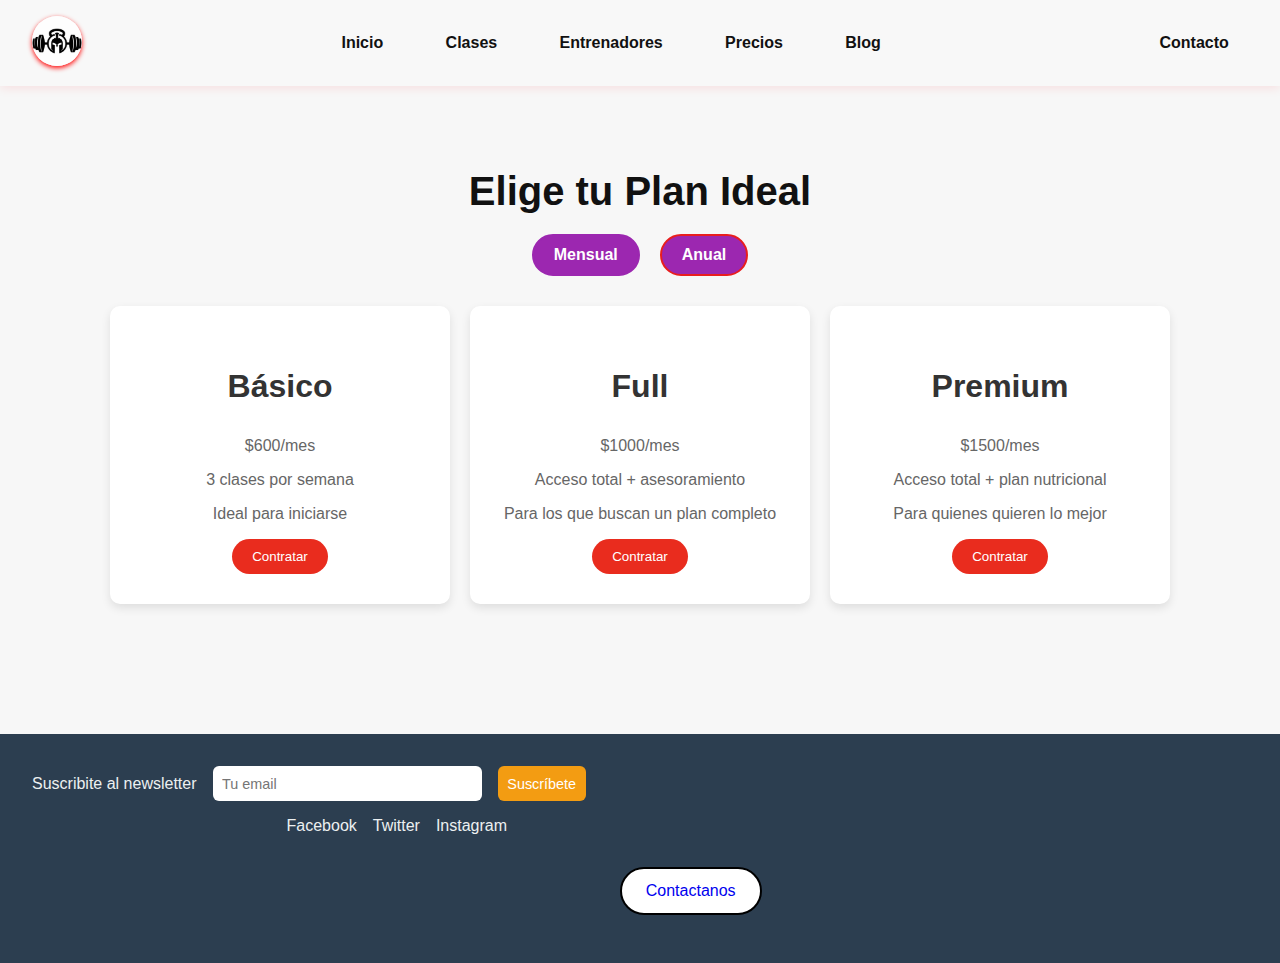
<file: html/precios.html>
<!DOCTYPE html>
<html lang="es">
<head>
  <meta charset="UTF-8" />
  <meta name="viewport" content="width=device-width, initial-scale=1.0"/>
  <title>Precios - Gym Pulse</title>
  <link rel="icon" href="/assets/img/OIP.jpg" type="image/x-icon">
  <link rel="stylesheet" href="/css/style.css" />
  <link rel="stylesheet" href="/css/precios.css">
</head>
<body>
  <header>
    <nav class="nav-header">
      <div class="logo">
        <img src="/assets/img/OIP.jpg" alt="Logo Gym Pulse">
      </div>
  
      <ul class="menu-centro">
        <li><a class="boton-menu" href="/html/index.html">Inicio</a></li>
        <li><a class="boton-menu" href="/html/clases.html">Clases</a></li>
        <li><a class="boton-menu" href="/html/entrenadores.html">Entrenadores</a></li>
        <li><a class="boton-menu" href="/html/precios.html">Precios</a></li>
        <li><a class="boton-menu" href="/html/Blog.html">Blog</a></li>
      </ul>
  
      <div class="contacto">
        <a class="boton-menu" href="/html/contacto.html">Contacto</a>
      </div>
    </nav>
  </header>

  <section class="precios">
    <h2>Elige tu Plan Ideal</h2>

    <div class="toggle">
      <div class="button-group">
        <input type="radio" id="mensual" name="plan" class="toggle-switch" checked>
        <label for="mensual" class="toggle-button mensual">Mensual</label>
        
        <input type="radio" id="anual" name="plan" class="toggle-switch">
        <label for="anual" class="toggle-button anual">Anual</label>
      </div>
    </div>

    <div class="plan-cards">
      <div class="plan-card">
        <h3>Básico</h3>
        <p class="price" id="basic-price">$600/mes</p>
        <p>3 clases por semana</p>
        <p>Ideal para iniciarse</p>
        <button class="btn contratar">Contratar</button>
      </div>

      <div class="plan-card">
        <h3>Full</h3>
        <p class="price" id="full-price">$1000/mes</p>
        <p>Acceso total + asesoramiento</p>
        <p>Para los que buscan un plan completo</p>
        <button class="btn contratar">Contratar</button>
      </div>

      <div class="plan-card">
        <h3>Premium</h3>
        <p class="price" id="premium-price">$1500/mes</p>
        <p>Acceso total + plan nutricional</p>
        <p>Para quienes quieren lo mejor</p>
        <button class="btn contratar">Contratar</button>
      </div>
    </div>
  </section>

  <footer>
    <div class="left">
        <form>
            <label>Suscribite al newsletter</label>
            <input type="email" required placeholder="Tu email">
            <button>Suscríbete </button>
        </form>
        <div class="social">
            <a href="https://www.facebook.com/Integral.Gym.Jujuy/">Facebook</a>
            <a href="#">Twitter</a>
            <a href="https://www.instagram.com/integral.gym.jujuy/">Instagram</a>
        </div>
        <div class="contacto">
            <a href="/html/contacto.html">Contactanos</a>
        </div>
    </div>
    <div class="mapa">
        <iframe src="https://www.google.com/maps/embed?..."></iframe>
    </div>
  </footer>

  <script>
    const mensualButton = document.getElementById('mensual');
    const anualButton = document.getElementById('anual');

    mensualButton.addEventListener('change', () => {
      if (mensualButton.checked) {
        document.getElementById('basic-price').textContent = '$600/mes';
        document.getElementById('full-price').textContent = '$1000/mes';
        document.getElementById('premium-price').textContent = '$1500/mes';
      }
    });

    anualButton.addEventListener('change', () => {
      if (anualButton.checked) {
        document.getElementById('basic-price').textContent = '$6000/año';
        document.getElementById('full-price').textContent = '$10000/año';
        document.getElementById('premium-price').textContent = '$15000/año';
      }
    });
  </script>
</body>
</html>
</file>
<file: css/style.css>
:root {
  --rojo: #e60023;
  --negro: #111;
  --blanco: #fff;
}

body {
  margin: 0;
  font-family: 'Segoe UI', sans-serif;
  background: #f4f4f4;
  color: var(--negro);
}

header {
  background: #f8f8f8;
  padding: 1rem 2rem;
  box-shadow: 0 2px 10px rgba(255, 8, 29, 0.1);
}

.nav-header {
  display: flex;
  align-items: center;
  justify-content: space-between;
}

.logo img {
  height: 50px;
  width: 50px;
  border-radius: 50%;
  object-fit: cover;
  box-shadow: 0 2px 5px rgb(255, 3, 3);
}

.menu-centro {
  display: flex;
  gap: 1.5rem;
  list-style: none;
  justify-content: center;
  flex: 1;
  margin: 0;
  padding: 0;
}

.contacto {
  margin-left: auto;
}

.boton-menu {
  text-decoration: none;
  background-color: var(--blancosuave);
  color: var(--negro);
  padding: 0.6rem 1.2rem;
  border-radius: 8px;
  transition: background-color 0.3s, transform 0.2s;
  font-weight: bold;
}

.boton-menu:hover {
  background-color: #444;
  color: #fff;
  transform: scale(1.07);
}


.hero {
  position: relative;
  height: 80vh;
  overflow: hidden;
}

.hero video {
  width: 100%;
  height: 100%;
  object-fit: cover;
}

.overlay {
  position: absolute;
  top: 0; left: 0;
  width: 100%;
  height: 100%;
  background: rgba(0,0,0,0.4);
  display: flex;
  align-items: center;
  justify-content: center;
}

.animated-text {
  font-size: 2rem;
  color: white;
  animation: aparecer 2s ease-in-out infinite alternate;
}

@keyframes aparecer {
  0% { opacity: 0; transform: scale(0.9); }
  100% { opacity: 1; transform: scale(1.05); }
}

.intro-section {
  display: flex;
  align-items: center;
  justify-content: center;
  padding: 4rem 2rem;
  background-color: white;
  flex-wrap: wrap;
}

.intro-content {
  display: flex;
  max-width: 1200px;
  width: 100%;
  align-items: center;
  justify-content: space-between;
  flex-wrap: wrap;
}

.intro-text {
  flex: 1 1 500px;
  padding: 1rem;
}

.intro-text h2 {
  font-size: 2.5rem;
  font-weight: 800;
  color: #111;
  line-height: 1.2;
}

.intro-text h2 span {
  display: block;
  font-size: 3rem;
  color: #0b0b3b;
}

.intro-text p {
  margin-top: 1rem;
  font-size: 1.1rem;
  line-height: 1.6;
  color: #333;
}

.intro-buttons {
  margin-top: 2rem;
}

.btn-explorar {
  background-color: #ff4500;
  color: white;
  padding: 0.75rem 1.5rem;
  border-radius: 8px;
  text-decoration: none;
  margin-right: 1rem;
  font-weight: bold;
}

.btn-conocer {
  color: #0b0b3b;
  font-weight: bold;
  text-decoration: none;
}

.btn-explorar:hover {
  background-color: #e63900;
}

.btn-conocer:hover {
  text-decoration: underline;
}

.intro-img {
  flex: 1 1 500px;
  padding: 1rem;
}

.intro-img img {
  width: 100%;
  border-radius: 10px;
  box-shadow: 0 4px 10px rgba(0,0,0,0.15);
}

.clases-populares {
  padding: 50px 10%;
  background-color: #fff;
  font-family: 'Poppins', sans-serif;
  text-align: center;
}

.clases-populares h3 {
  font-size: 36px;
  color: #0a0f1c;
  font-weight: 800;
  margin-bottom: 40px;
  line-height: 1.2;
}

.clases-grid {
  display: grid;
  grid-template-columns: repeat(auto-fit, minmax(250px, 1fr));
  gap: 40px;
}

.clase {
  display: flex;
  flex-direction: column;
  align-items: center; /* Esto centra los elementos dentro del contenedor */
  gap: 15px;
  padding: 1.5rem;
  background-color: #f8f8f8;
  border-radius: 12px;
  box-shadow: 0 4px 12px rgba(0, 0, 0, 0.1);
}

.icono {
  background-color: #ff4500;
  color: #fff;
  font-size: 24px; /* El tamaño del icono no se modifica */
  padding: 12px;
  border-radius: 10px;
  display: inline-flex;  /* Asegura que el icono esté alineado correctamente */
  justify-content: center;
  align-items: center;
}


.clase h4 {
  font-size: 18px;
  color: #0a0f1c;
  font-weight: 700;
}

.clase p {
  color: #333;
  font-size: 15px;
  line-height: 1.6;
}

.btn-clase {
  background-color: #4c3025;
  color: white;
  padding: 0.75rem 1.5rem;
  border-radius: 8px;
  text-decoration: none;
  margin-top: 15px;
  font-weight: bold;
  border: none;
  cursor: pointer;
  transition: background-color 0.3s ease, transform 0.2s;
}

.btn-clase:hover {
  background-color: #e63900;
  transform: scale(1.05);
}

.contador {
  text-align: center;
  background-color: #406b99;  /* Fondo oscuro, moderno */
  font-size: 2rem;
  padding: 3rem 0;
  color: #ecf0f1;  /* Texto claro para contraste */
  font-weight: 600;  /* Peso de fuente ligeramente más pesado */
  border-top: 6px solid #56565579;  /* Línea superior en un amarillo cálido */
  border-bottom: 6px solid #56565579;  /* Línea inferior en un amarillo cálido */
  margin-top: 3rem;  /* Espacio superior para separar de otras secciones */
  border-radius: 12px;  /* Bordes más redondeados */
  box-shadow: 0px 4px 10px rgba(0, 0, 0, 0.1);  /* Sombra suave para resaltar el contenedor */
  font-family: 'Montserrat', sans-serif;  /* Fuente moderna y limpia */
}

.contador h3 {
  font-size: 3rem;
  color: #ffffff;  /* Color dorado para los títulos */
  letter-spacing: 2px;  /* Espaciado de letras para dar un toque más elegante */
  text-transform: uppercase;  /* Texto en mayúsculas para mayor énfasis */
}




.testigo {
  padding: 4rem 1rem;
  text-align: center;
  background: linear-gradient(to right, #f8f8f8, #eaeaea);
  
 
}

.testigo h3 {
  font-size: 2.5rem;
  margin-bottom: 2rem;
  color: #222;
  font-weight: 800;
}

.carrusel-simples {
  position: relative;
  height: 120px;
  overflow: hidden;
}

.testimonio {
  position: absolute;
  width: 100%;
  max-width: 600px;
  margin: 0 auto;
  left: 0;
  right: 0;
  opacity: 0;
  transform: translateX(100%);
  transition: transform 1.5s ease-in-out, opacity 1.5s ease-in-out;
  font-size: 1.4rem;
  font-style: italic;
  color: #444;
  background-color: #fff;
  padding: 1.5rem 2rem;
  border-radius: 15px;
  box-shadow: 0 8px 25px rgba(0, 0, 0, 0.1);
  z-index: 1;
}

.testimonio::before {
  font-size: 2.5rem;
  color: #ff4500;
  position: absolute;
  left: -20px;
  top: 10px;
}

.testimonio.activo {
  opacity: 1;
  transform: translateX(0%);
  z-index: 2;
}

.testimonio.saliente {
  opacity: 0;
  transform: translateX(-100%);
}
footer {
  background-color: #2c3e50;
  color: #ecf0f1;
  padding: 2rem;
  font-family: Arial, sans-serif;
  display: flex;
  justify-content: space-between; /* Espacio entre los elementos */
  align-items: center;
  gap: 2rem;
  height: auto;
  max-height: 250px;
  overflow: hidden;
}

footer .left {
  display: flex;
  flex-direction: column;
  gap: 1rem;
  width: 60%; /* El área de texto y formulario ocupará el 60% */
}

footer form {
  display: flex;
  gap: 1rem;
  justify-content: flex-start;
  align-items: center;
  width: 100%;
}

footer label {
  font-size: 1rem;
}

footer input {
  padding: 0.6rem;
  font-size: 0.9rem;
  width: 250px;
  border-radius: 6px;
  border: none;
}

footer button {
  padding: 0.6rem;
  font-size: 0.9rem;
  background-color: #f39c12;
  color: white;
  border-radius: 6px;
  cursor: pointer;
  border: none;
}

footer button:hover {
  background-color: #e67e22;
}

footer .mapa {
  width: 35%; /* El mapa ocupa el 35% del ancho */
  height: 100%;
}

footer .mapa iframe {
  width: 100%;
  height: 150px; /* Ajuste la altura del mapa */
  border: none;
  border-radius: 6px;
}

footer .social{
  display: flex;
  justify-content: center;
  gap: 1rem;
  width: 100%;
}
footer .contacto {
  display: flex;
  justify-content: center;
  gap: 1rem;
  padding: 1rem 0;
 
}

footer .contacto a {
  padding: 0.8rem 1.5rem;
  
  background-color: #ffffff;
  border-radius: 25px;
  border: 2px solid #000000;
  text-decoration: none;
}

footer .contacto a:hover {
  background-color: #f39c12;
  border-color: #f39c12;
}


footer .social a{
  text-decoration: none;
  color: #ecf0f1;
}

footer .social a:hover {
  color: #f39c12;
}

footer .copyright {
  text-align: center;
  font-size: 0.8rem;
  color: #bdc3c7;
}
</file>
<file: css/blog.css>
/* General Styles */
body {
    font-family: Arial, sans-serif;
    background-color: #F5F5F5; /* Gris claro */
    margin: 0;
    padding: 0;
  }
 
  /* Blog Section */
  .blog {
    padding: 50px 20px;
    text-align: center;
    background-color: #FFFFFF; /* Blanco */
  }
  
  h1 {
    font-size: 2.5rem;
    margin-bottom: 20px;
    color: #FF5722; /* Naranja brillante */
  }
  
  .filters {
    margin-bottom: 30px;
  }
  
  .tags {
    display: flex;
    justify-content: center;
    gap: 15px;
  }
  
  .tag {
    background-color: #FF5722; /* Naranja brillante */
    padding: 10px;
    border-radius: 20px;
    cursor: pointer;
    color: #FFFFFF; /* Blanco */
    transition: background-color 0.3s;
  }
  
  .tag:hover {
    background-color: #D84315; /* Naranja oscuro */
  }
  
  /* Articles Section */
  .articles {
    display: grid;
    grid-template-columns: repeat(auto-fill, minmax(300px, 1fr));
    gap: 30px;
  }
  
  .post {
    background-color: #FFFFFF; /* Blanco */
    border-radius: 10px;
    box-shadow: 0 4px 10px rgba(0, 0, 0, 0.1);
    padding: 20px;
    transition: transform 0.3s ease;
    opacity: 0;
    transform: translateY(100px);
  }
  
  .post.reveal {
    opacity: 1;
    transform: translateY(0);
  }
  
  .post img {
    width: 100%;
    border-radius: 10px;
  }
  
  .post-info h2 {
    font-size: 1.8rem;
    color: #333;
    margin: 10px 0;
  }
  
  .post-info p {
    font-size: 1rem;
    color: #666;
  }
  
  .btn {
    background-color: #FF5722; /* Naranja brillante */
    color: #FFFFFF; /* Blanco */
    border: none;
    padding: 10px 20px;
    border-radius: 25px;
    cursor: pointer;
    transition: background-color 0.3s;
  }
  
  .btn:hover {
    background-color: #D84315; /* Naranja oscuro */
  }
  
  /* Comments Section */
  .comments {
    margin-top: 20px;
    border-top: 1px solid #f1f1f1;
    padding-top: 10px;
  }
  
  .comment {
    display: flex;
    align-items: center;
    margin-bottom: 10px;
  }
  
  .avatar {
    width: 40px;
    height: 40px;
    background-color: #FF5722; /* Naranja brillante */
    border-radius: 50%;
    margin-right: 10px;
  }
  
  .comment p {
    font-size: 0.9rem;
    color: #555;
  }
</file>
<file: css/clases.css>
/* Estilos generales */
body {
  font-family: 'Arial', sans-serif;
  background-color: #f4f4f4;
  color: #333;
  margin: 0;
  padding: 0;
}

h2 {
  text-align: center;
  color: #2d3b45;
  margin-top: 2rem;
}

/* Estilos de la barra de navegación */

/* Estilos para la sección de clases */
.clases {
  padding: 3rem 1rem;
  background-color: #fff;
}

.clases .grid-clases {
  display: grid;
  grid-template-columns: repeat(auto-fill, minmax(220px, 1fr));
  gap: 2rem;
  padding: 1rem;
}

.grid-clases .card {
  position: relative;
  overflow: hidden;
  background: #ffffff;
  border-radius: 12px;
  box-shadow: 0 2px 8px rgba(0, 0, 0, 0.1);
  transition: transform 0.3s ease, box-shadow 0.3s ease;
}

.grid-clases .card:hover {
  transform: translateY(-5px);
  box-shadow: 0 10px 15px rgba(0, 0, 0, 0.2);
}

.grid-clases .card img {
  width: 100%;
  height: 200px;
  object-fit: cover;
  border-radius: 10px;
}

.grid-clases .card .card-overlay {
  position: absolute;
  top: 0;
  left: 0;
  right: 0;
  bottom: 0;
  background: rgba(0, 0, 0, 0.4);
  opacity: 0;
  color: white;
  display: flex;
  justify-content: center;
  align-items: center;
  border-radius: 12px;
  transition: opacity 0.3s ease;
}

.grid-clases .card:hover .card-overlay {
  opacity: 1;
}

.card .card-overlay h3 {
  font-size: 1.5rem;
  margin: 0;
}

.card .card-overlay .descripcion {
  font-size: 1rem;
  margin-top: 10px;
}

/* Filtros */
.filtros {
  display: flex;
  justify-content: center;
  gap: 2rem;
  margin-top: 2rem;
}

.filtros input[type="radio"] {
  display: none;
}

.filtros label {
  padding: 0.5rem 1rem;
  background-color: #2d3b45;
  color: white;
  border-radius: 5px;
  cursor: pointer;
  transition: background-color 0.3s ease;
}

.filtros input[type="radio"]:checked + label {
  background-color: #f1c40f;
}

.filtros label:hover {
  background-color: #e67e22;
}

/* Estilos de la tabla responsiva */
.tabla-horarios {
  width: 80%; /* Reducir el ancho de la tabla */
  margin: 2rem auto; /* Centrar la tabla en la página */
  overflow-x: auto;
}

.tabla-horarios table {
  width: 100%;
  border-collapse: collapse;
}

.tabla-horarios th, .tabla-horarios td {
  padding: 0.8rem; /* Reducir el padding */
  text-align: center;
  border: 1px solid #ddd;
  font-size: 0.9rem; /* Reducir el tamaño de fuente */
}

.tabla-horarios th {
  background-color: #2d3b45;
  color: white;
}

.tabla-horarios td {
  background-color: #fff;
}

.tabla-horarios tr:hover {
  background-color: #f1f1f1;
}

/* Gráficos de disponibilidad */
.grafico {
  width: 40px; /* Reducir el tamaño de los gráficos */
  height: 8px;
  border-radius: 5px;
}

.disponibilidad-80 {
  background-color: #27ae60;
}

.disponibilidad-50 {
  background-color: #f39c12;
}

.disponibilidad-70 {
  background-color: #2980b9;
}

.disponibilidad-60 {
  background-color: #e67e22;
}
</file>
<file: css/contacto.css>
.form-contacto {
    display: flex;
    flex-direction: column;
    gap: 1rem;
    padding: 2rem;
    max-width: 400px;
    margin: auto;
  }
  
  .form-contacto input,
  .form-contacto textarea {
    padding: 0.75rem;
    border: 1px solid #ccc;
    border-radius: 8px;
  }
  
  .form-contacto button {
    padding: 0.75rem;
    background: var(--rojo);
    color: white;
    border: none;
    border-radius: 8px;
    cursor: pointer;
  }
</file>
<file: css/entrenadores.css>
h2 {
  text-align: center;
  font-size: 2.5rem; /* Tamaño grande para destacarlo */
  font-weight: bold;
  color: #333; /* Color oscuro para el texto */
  margin-bottom: 1.5rem; /* Espacio abajo para separarlo del contenido */
  position: relative;
}

h2::before {
  content: '';
  position: absolute;
  left: 50%;
  transform: translateX(-50%);
  bottom: -10px; /* Ajusta el espacio entre el texto y la línea */
  width: 80px; /* Longitud de la línea */
  height: 3px; /* Grosor de la línea */
  background-color: #ff6347; /* Color de la línea */
  border-radius: 5px;
}

h2 span {
  font-style: italic;
  color: #ff6347; /* Un color que haga contraste, como el de la línea */
}

.entrenadores {
  padding: 3rem;
  margin-bottom: 100px; /* Ajusta este valor según lo necesites */
}


.entrenadores-container {
  display: flex;
  gap: 6rem;
  justify-content: center;
  flex-wrap: wrap;
}

.entrenador {
  width: 250px;
  height: 350px;
  perspective: 1000px;
}

.card {
  width: 100%;
  height: 100%;
  position: relative;
  transform-style: preserve-3d;
  transition: transform 0.6s;
}

.card:hover {
  transform: rotateY(180deg);
}

.card-front,
.card-back {
  position: absolute;
  width: 100%;
  height: 100%;
  backface-visibility: hidden;
}

.card-front img {
  width: 100%;
  height: 100%;
  object-fit: cover;
  border-radius: 10px;
}

.card-back {
  background-color: #fff;
  color: #333;
  display: flex;
  justify-content: center;
  align-items: center;
  flex-direction: column;
  padding: 20px;
  box-shadow: 0 2px 15px rgba(0, 0, 0, 0.1);
  border-radius: 10px;
  transform: rotateY(180deg);
}

.rating {
  display: flex;
  gap: 5px;
  font-size: 20px;
}

.star {
  color: gold;
}

.star:hover {
  color: darkorange;
}

h4 {
  font-size: 1.5rem;
  margin-top: 10px;
}

p {
  font-size: 1rem;
  color: #555;
  margin-top: 5px;
}
</file>
<file: css/precios.css>
body {
  font-family: Arial, sans-serif;
  background-color: #f7f7f7;
  margin: 0;
  padding: 0;
}


.precios {
  padding: 50px 20px;
  text-align: center;
  margin-bottom: 50px;
}

h2 {
  font-size: 2.5rem;
  margin-bottom: 20px;
}

.toggle {
  margin-bottom: 30px;
}

.button-group {
  display: flex;
  justify-content: center;
  align-items: center;
  gap: 20px;
}

.toggle-switch {
  display: none;
}

.toggle-button {
  padding: 10px 20px;
  border-radius: 25px;
  font-size: 1rem;
  cursor: pointer;
  transition: background-color 0.3s ease, color 0.3s ease;
  font-weight: bold;
  color: #fff;
  border: 2px solid #e91e1e;
}

.mensual {
  background-color: #E91E63;
}

.anual {
  background-color: #9C27B0;
}

.toggle-switch:checked + .toggle-button.mensual {
  background-color: #9C27B0;
  color: white;
  border: 2px solid #9C27B0;
}

.toggle-switch:checked + .toggle-button.anual {
  background-color: #E91E63;
  color: white;
  border: 2px solid #E91E63;
}

.toggle-button:hover {
  background-color: #d8571b;
  color: #fff;
}

.toggle-button:active {
  background-color: #000000;
}

.plan-cards {
  display: flex;
  justify-content: center;
  gap: 20px;
  flex-wrap: wrap;
}

.plan-card {
  background-color: #fff;
  border-radius: 10px;
  box-shadow: 0 4px 10px rgba(0, 0, 0, 0.1);
  padding: 30px;
  text-align: center;
  width: 280px;
  transition: transform 0.3s ease;
  margin-bottom: 30px;
}

.plan-card:hover {
  transform: scale(1.05);
}

.plan-card h3 {
  font-size: 2rem;
  color: #333;
}

.price {
  font-size: 2.2rem;
  color: #E91E63;
  margin: 10px 0;
}

.plan-card p {
  font-size: 1rem;
  color: #666;
}

.plan-card .btn {
  background-color: #e92c1e;
  color: white;
  border: none;
  padding: 10px 20px;
  border-radius: 25px;
  cursor: pointer;
  transition: background-color 0.3s;
}

.plan-card .btn:hover {
  background-color: #5e0d0d;
}
</file>
